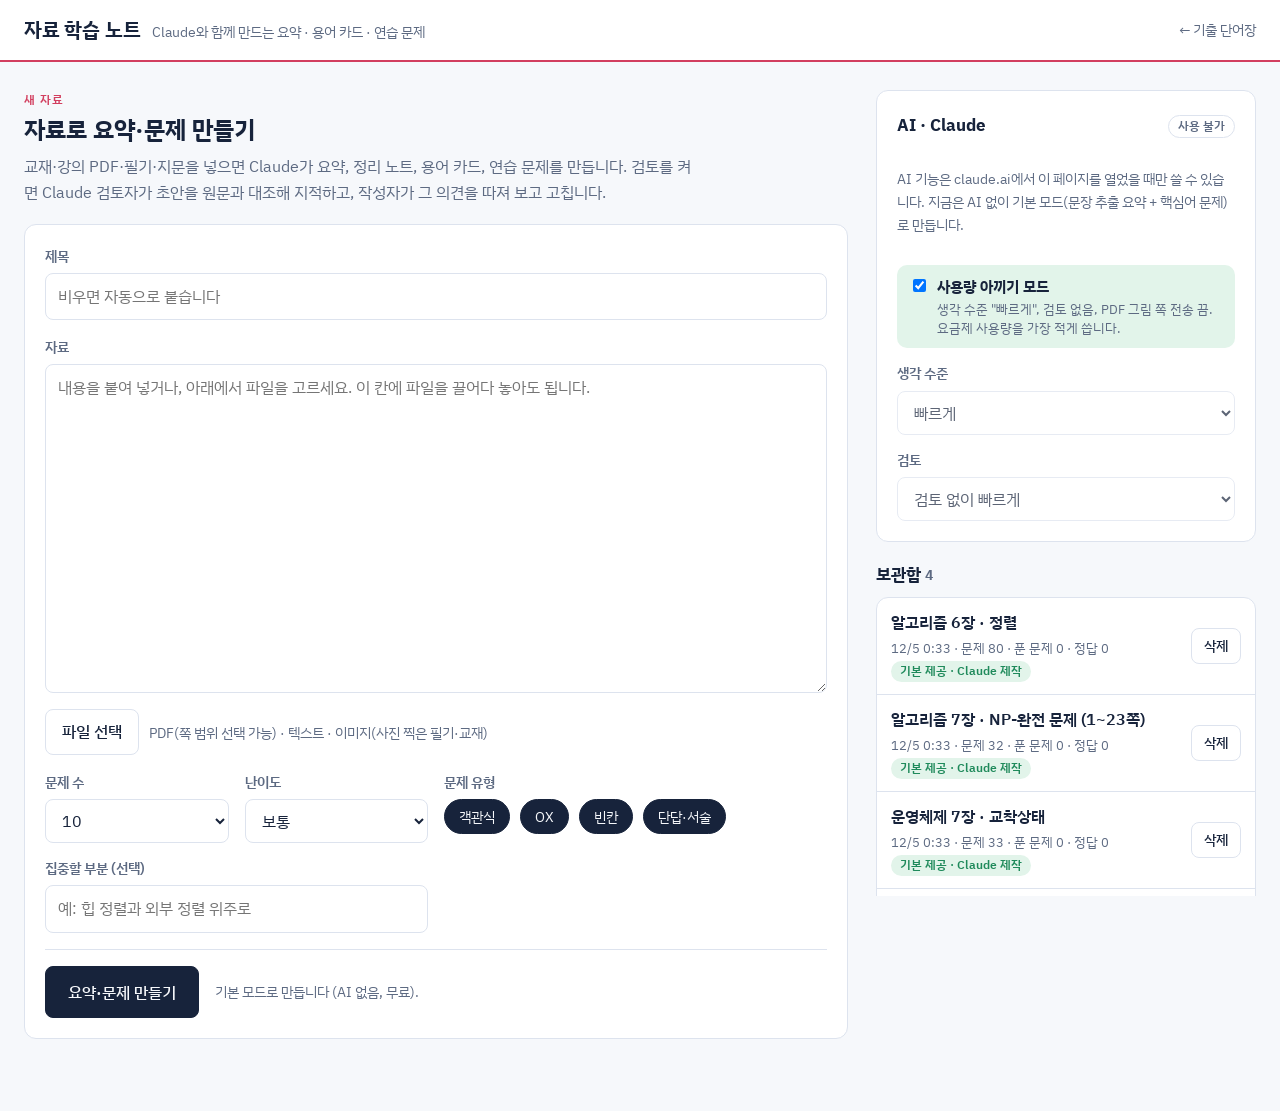
<file: study/index.html>
<!doctype html>
<html lang="ko">
<head>
<meta charset="utf-8">
<meta name="viewport" content="width=device-width, initial-scale=1, viewport-fit=cover">
<title>자료 학습 노트</title>
<meta name="description" content="자료를 넣으면 요약, 용어 카드, 연습 문제를 만들어 주는 공부 사이트">
<link rel="preconnect" href="https://fonts.googleapis.com">
<link rel="preconnect" href="https://fonts.gstatic.com" crossorigin>
<link rel="stylesheet" href="https://fonts.googleapis.com/css2?family=IBM+Plex+Mono:wght@500;600&family=IBM+Plex+Sans+KR:wght@400;500;600;700&family=IBM+Plex+Serif:wght@600&display=swap">
<link rel="stylesheet" href="style.css">
</head>
<body>
<header class="top">
  <div class="top-inner">
    <a class="brand" href="#"><h1>자료 학습 노트</h1><span>Claude와 함께 만드는 요약 · 용어 카드 · 연습 문제</span></a>
    <a class="back" href="../index.html">← 기출 단어장</a>
  </div>
</header>
<main id="app"></main>
<script src="local.js"></script>
<script src="sets.js"></script>
<script src="cards.js"></script>
<script src="ai.js"></script>
<script src="app.js"></script>
</body>
</html>
</file>
<file: study/style.css>
/* 자료 학습 노트: 단어장과 같은 색·글꼴 체계(OMR 답안지 모티프).
   레이아웃: 태블릿·노트북 기준 2단 (첫 화면 입력 | AI 팀·보관함, 자료 화면 왼쪽 메뉴 | 내용). 좁은 화면에서는 1단. */
:root {
  --bg: #f6f8fb;
  --surface: #ffffff;
  --ink: #17233b;
  --muted: #5d6a82;
  --line: #dde3ee;
  --omr: #d23f5f;
  --omr-soft: #fbe7ec;
  --mark: #17233b;
  --good: #1f8a5b;
  --good-soft: #e2f4ea;
  --bad: #c0392b;
  --bad-soft: #fbe5e2;
  --claude: #b4531c; --claude-soft: #fbeee4;
  --gpt: #0e7a6a; --gpt-soft: #e0f3ef;
  --f-body: "IBM Plex Sans KR", "Apple SD Gothic Neo", "Malgun Gothic", system-ui, sans-serif;
  --f-word: "IBM Plex Serif", Georgia, "Times New Roman", serif;
  --f-num: "IBM Plex Mono", ui-monospace, Menlo, monospace;
}
@media (prefers-color-scheme: dark) {
  :root:not([data-theme="light"]) {
    --bg: #0f1522; --surface: #172033; --ink: #e6ebf5; --muted: #98a3b9; --line: #2a3550;
    --omr: #ff7190; --omr-soft: #3a1f2b; --mark: #e6ebf5;
    --good: #4cc98f; --good-soft: #17352a; --bad: #ff8a7a; --bad-soft: #3d201d;
    --claude: #f2a46e; --claude-soft: #3a2619; --gpt: #5fd3be; --gpt-soft: #12322d;
    color-scheme: dark;
  }
}
:root[data-theme="dark"] {
  --bg: #0f1522; --surface: #172033; --ink: #e6ebf5; --muted: #98a3b9; --line: #2a3550;
  --omr: #ff7190; --omr-soft: #3a1f2b; --mark: #e6ebf5;
  --good: #4cc98f; --good-soft: #17352a; --bad: #ff8a7a; --bad-soft: #3d201d;
    --claude: #f2a46e; --claude-soft: #3a2619; --gpt: #5fd3be; --gpt-soft: #12322d;
  color-scheme: dark;
}

* { box-sizing: border-box; }
body { margin: 0; background: var(--bg); color: var(--ink); font: 16px/1.6 var(--f-body); }
button, input, select, textarea { font: inherit; color: inherit; }
button { cursor: pointer; }
:focus-visible { outline: 2px solid var(--omr); outline-offset: 2px; }
a { color: var(--omr); }
[hidden] { display: none !important; }

body::before { content: ""; position: fixed; inset: 0 0 auto; height: env(safe-area-inset-top, 0px); z-index: 10; background: var(--surface); }
header.top { position: sticky; top: env(safe-area-inset-top, 0px); z-index: 5; background: var(--surface); border-bottom: 2px solid var(--omr); }
.top-inner, main {
  max-width: 1280px; margin: 0 auto;
  padding-left: max(24px, env(safe-area-inset-left, 0px));
  padding-right: max(24px, env(safe-area-inset-right, 0px));
}
.top-inner { display: flex; align-items: center; justify-content: space-between; gap: 16px; padding-block: 14px; }
.brand { display: flex; align-items: baseline; gap: 12px; flex-wrap: wrap; text-decoration: none; color: var(--ink); min-width: 0; }
.brand h1 { margin: 0; font-size: 1.25rem; letter-spacing: -0.01em; }
.brand span { color: var(--muted); font-size: .88rem; }
.back { flex: none; font-size: .9rem; color: var(--muted); text-decoration: none; }
.back:hover { color: var(--omr); }
main { padding-block: 28px 72px; }

h2 { margin: 0; font-size: 1.5rem; text-wrap: balance; }
h3 { margin: 0; font-size: 1.08rem; }
.lead { margin: 6px 0 0; color: var(--muted); max-width: 68ch; }
.eyebrow { font-size: .78rem; letter-spacing: .08em; color: var(--omr); font-weight: 600; }
.panel { background: var(--surface); border: 1px solid var(--line); border-radius: 12px; padding: 20px; }
.row { display: flex; gap: 10px; flex-wrap: wrap; align-items: center; }
.num { font-family: var(--f-num); font-variant-numeric: tabular-nums; }
.empty { text-align: center; color: var(--muted); padding: 36px 12px; }
.small { font-size: .82rem; }

.btn { border: 1px solid var(--line); background: var(--surface); border-radius: 8px; padding: 9px 16px; font-weight: 500; }
.btn:hover { border-color: var(--ink); }
.btn:disabled { opacity: .55; cursor: default; }
.btn.sm { padding: 6px 12px; font-size: .88rem; }
.btn.big { padding: 12px 22px; font-size: 1.02rem; }
.btn.primary { background: var(--ink); color: var(--bg); border-color: var(--ink); }
.btn.good { background: var(--good); color: #fff; border-color: var(--good); }
.btn.bad { background: var(--bad); color: #fff; border-color: var(--bad); }
.chip { border: 1px solid var(--line); background: transparent; border-radius: 999px; padding: 5px 14px; font-size: .9rem; color: var(--muted); }
.chip.on { background: var(--ink); color: var(--bg); border-color: var(--ink); }
.tag { display: inline-block; font-size: .74rem; padding: 1px 9px; border-radius: 999px; background: var(--omr-soft); color: var(--omr); font-weight: 600; white-space: nowrap; }
.tag.plain { background: transparent; border: 1px solid var(--line); color: var(--muted); }
.tag.good { background: var(--good-soft); color: var(--good); }
.tag.duo { background: linear-gradient(90deg, var(--claude-soft), var(--gpt-soft)); color: var(--ink); }
select { border: 1px solid var(--line); background: var(--surface); border-radius: 8px; padding: 9px 12px; min-width: 0; }
.chk { display: inline-flex; gap: 8px; align-items: center; font-size: .92rem; }
.stu-text { width: 100%; padding: 10px 12px; border: 1px solid var(--line); border-radius: 8px; background: var(--surface); color: var(--ink); font: inherit; resize: vertical; min-width: 0; }
.stu-text:focus { outline: 2px solid var(--omr); outline-offset: 1px; }
.stu-mut { color: var(--muted); font-size: .9rem; }
.stu-err { background: var(--bad-soft); color: var(--bad); border-radius: 8px; padding: 10px 14px; margin: 0; font-size: .92rem; }
.stu-note { background: var(--omr-soft); border-radius: 8px; padding: 10px 14px; font-size: .92rem; margin: 0 0 16px; }
.stu-x { border: 0; background: none; color: var(--muted); padding: 0 2px; font-size: 1rem; line-height: 1; }

/* AI 이름표 */
.who { font-weight: 700; font-size: .9rem; }
.who::before { content: ""; display: inline-block; width: 9px; height: 9px; border-radius: 50%; margin-right: 6px; vertical-align: 1px; }
.who-claude { color: var(--claude); } .who-claude::before { background: var(--claude); }
.who-gpt { color: var(--gpt); } .who-gpt::before { background: var(--gpt); }
.who-writer { color: var(--claude); } .who-writer::before { background: var(--claude); }
.who-reviewer { color: var(--gpt); } .who-reviewer::before { background: var(--gpt); }
.arrow { color: var(--muted); }

/* ---------- 첫 화면: 입력 | AI 팀·보관함 ---------- */
.home { display: grid; grid-template-columns: minmax(0, 1fr) minmax(320px, 380px); gap: 28px; align-items: start; }
.col-main, .col-side { display: flex; flex-direction: column; gap: 18px; min-width: 0; }
.col-side { position: sticky; top: calc(env(safe-area-inset-top, 0px) + var(--hdr, 64px) + 16px); max-height: calc(100vh - var(--hdr, 64px) - 32px); overflow: auto; }
.stu-in { display: flex; flex-direction: column; gap: 16px; transition: border-color .15s; }
.stu-in.drop { border-color: var(--omr); border-style: dashed; }
.fld { display: flex; flex-direction: column; gap: 6px; min-width: 0; }
.fld > span { font-size: .86rem; font-weight: 600; color: var(--muted); }
.opts-grid { display: grid; grid-template-columns: repeat(4, minmax(0, 1fr)); gap: 14px 16px; }
.opts-grid .wide { grid-column: span 2; }
.go-row { display: flex; gap: 16px; align-items: center; flex-wrap: wrap; border-top: 1px solid var(--line); padding-top: 16px; }
#sstatus { flex: 1; min-width: 200px; }
.team { display: flex; flex-direction: column; gap: 14px; }
.ai-row { display: grid; grid-template-columns: minmax(0, 1fr); gap: 6px; padding: 12px; border-radius: 10px; }
.ai-claude { background: var(--claude-soft); }
.ai-gpt { background: var(--gpt-soft); }
.lib { display: flex; flex-direction: column; gap: 10px; }
.wlist { display: flex; flex-direction: column; background: var(--surface); border: 1px solid var(--line); border-radius: 12px; overflow: hidden; }
.witem { display: grid; grid-template-columns: minmax(0, 1fr) auto; gap: 12px; align-items: center; padding: 12px 14px; border-bottom: 1px solid var(--line); }
.witem:last-child { border-bottom: 0; }
.witem .w { font-size: 1rem; font-weight: 600; }
.witem .meta { color: var(--muted); font-size: .8rem; margin-top: 2px; }
.stu-item { cursor: pointer; }
.stu-item:hover { background: var(--bg); }
.stu-item:hover .stu-it { color: var(--omr); }
.stu-it { overflow-wrap: anywhere; }

/* 진행 상황 */
.steps-live { list-style: none; margin: 0; padding: 0; display: flex; flex-direction: column; gap: 0; }
.sl { display: grid; grid-template-columns: 22px minmax(0, 1fr); gap: 12px; padding: 8px 0; position: relative; }
.sl:not(:last-child)::after { content: ""; position: absolute; left: 10px; top: 30px; bottom: -8px; width: 2px; background: var(--line); }
.sl .dot { width: 22px; height: 22px; border-radius: 50%; border: 2px solid var(--line); background: var(--surface); }
.sl-claude.sl-run .dot, .sl-claude.sl-done .dot { border-color: var(--claude); }
.sl-gpt.sl-run .dot, .sl-gpt.sl-done .dot { border-color: var(--gpt); }
.sl-claude.sl-done .dot { background: var(--claude); }
.sl-gpt.sl-done .dot { background: var(--gpt); }
.sl-writer.sl-run .dot, .sl-writer.sl-done .dot { border-color: var(--claude); }
.sl-reviewer.sl-run .dot, .sl-reviewer.sl-done .dot { border-color: var(--gpt); }
.sl-writer.sl-done .dot { background: var(--claude); }
.sl-reviewer.sl-done .dot { background: var(--gpt); }
.sl small { display: block; color: var(--muted); font-size: .82rem; }
.sl-wait { opacity: .55; }
@media (prefers-reduced-motion: no-preference) { .sl-run .dot { animation: pulse 1.2s ease-in-out infinite; } }
@keyframes pulse { 50% { transform: scale(.82); } }

/* ---------- 자료 화면: 왼쪽 메뉴 | 내용 ---------- */
.item { display: grid; grid-template-columns: 260px minmax(0, 1fr); gap: 32px; align-items: start; }
.side-nav { position: sticky; top: calc(env(safe-area-inset-top, 0px) + var(--hdr, 64px) + 16px); display: flex; flex-direction: column; gap: 18px; }
.side-nav .btn.sm { align-self: flex-start; }
.side-title { display: flex; flex-direction: column; gap: 6px; align-items: flex-start; }
.side-title small { color: var(--omr); font-weight: 600; font-size: .8rem; }
.side-title small.src { color: var(--muted); font-weight: 400; }
.side-title h2 { font-size: 1.3rem; overflow-wrap: anywhere; }
.vtabs { display: flex; flex-direction: column; gap: 2px; }
.vtab { display: flex; justify-content: space-between; align-items: center; text-align: left; border: 0; background: none; padding: 10px 12px; border-radius: 8px; color: var(--muted); font-weight: 500; border-left: 3px solid transparent; }
.vtab:hover { background: var(--surface); color: var(--ink); }
.vtab.on { background: var(--surface); color: var(--ink); border-left-color: var(--omr); font-weight: 600; }
.vtab .num { font-size: .82rem; color: var(--muted); }
.side-score { display: flex; flex-direction: column; gap: 2px; padding: 14px; border: 1px solid var(--line); border-radius: 10px; background: var(--surface); }
.side-score small { color: var(--muted); font-size: .8rem; }
.side-score b { font-size: 1.5rem; }
.bar { height: 6px; border-radius: 3px; background: var(--line); overflow: hidden; margin-top: 6px; }
.bar i { display: block; height: 100%; background: var(--good); }
.item-main { min-width: 0; display: flex; flex-direction: column; gap: 18px; }
#sbody { display: flex; flex-direction: column; gap: 18px; }

/* 요약 */
.sum-grid { display: grid; grid-template-columns: minmax(0, 1fr); gap: 16px; }
.sum-grid .stu-ul { columns: 2 340px; column-gap: 36px; }
.sum-grid .stu-ul li { break-inside: avoid; }
.stu-one { border-left: 4px solid var(--omr); }
.stu-one small { color: var(--muted); }
.stu-one p { margin: 4px 0 0; font-size: 1.15rem; font-weight: 600; line-height: 1.6; }
.stu-ul { margin: 10px 0 0; padding-left: 20px; }
.stu-ul li { margin: 6px 0; }
.notes { columns: 2 320px; column-gap: 32px; }
.notes h3 { column-span: all; margin-bottom: 4px; }
.stu-h4 { margin: 14px 0 4px; font-size: 1rem; break-after: avoid; }
.stu-p { margin: 0; line-height: 1.8; }

/* 용어 카드 */
.stu-cards { display: grid; grid-template-columns: repeat(auto-fill, minmax(240px, 1fr)); gap: 12px; }
.stu-card { text-align: left; background: var(--surface); border: 1px solid var(--line); border-radius: 12px; padding: 16px; display: flex; flex-direction: column; gap: 8px; min-height: 96px; }
.stu-card:hover { border-color: var(--ink); }
.stu-card b { font-family: var(--f-word); font-size: 1.1rem; overflow-wrap: anywhere; }
.stu-def { color: var(--ink); font-size: .94rem; }
.stu-hint { color: var(--muted); font-size: .8rem; }

/* 문제 (OMR 마킹 버블) */
.scorebar { position: sticky; top: calc(env(safe-area-inset-top, 0px) + var(--hdr, 64px) + 8px); z-index: 3; background: var(--surface); border: 1px solid var(--line); border-radius: 10px; padding: 10px 14px; }
.qgrid { display: grid; gap: 16px; grid-template-columns: repeat(auto-fill, minmax(min(100%, 380px), 1fr)); align-items: start; }
.qcard { background: var(--surface); border: 1px solid var(--line); border-radius: 12px; padding: 18px; display: flex; flex-direction: column; gap: 12px; min-width: 0; }
.qhead { display: flex; gap: 8px; align-items: center; }
.stem { font-size: 1.04rem; line-height: 1.75; overflow-wrap: anywhere; }
.blank { display: inline-block; min-width: 4.5em; border-bottom: 2px solid var(--omr); margin: 0 3px; vertical-align: -2px; height: 1em; }
.opts { display: flex; flex-direction: column; gap: 8px; }
.opts.stu-ox { display: grid; grid-template-columns: 1fr 1fr; }
.opt { display: grid; grid-template-columns: 30px minmax(0, 1fr); gap: 12px; align-items: center; text-align: left; border: 1px solid var(--line); background: var(--surface); border-radius: 10px; padding: 11px 14px; }
.opt:hover:not(:disabled) { border-color: var(--ink); }
.opt:disabled { cursor: default; }
.bubble { width: 26px; height: 26px; border-radius: 50%; border: 1.5px solid var(--omr); color: var(--omr); display: grid; place-items: center; font-family: var(--f-num); font-size: .8rem; font-weight: 600; }
.otext { min-width: 0; overflow-wrap: anywhere; }
.opt.correct { border-color: var(--good); background: var(--good-soft); }
.opt.correct .bubble { background: var(--good); border-color: var(--good); color: #fff; }
.opt.wrong { border-color: var(--bad); background: var(--bad-soft); }
.opt.wrong .bubble { background: var(--bad); border-color: var(--bad); color: #fff; }
.explain { border-left: 3px solid var(--omr); padding: 4px 0 4px 12px; display: flex; flex-direction: column; gap: 4px; }
.explain p { margin: 0; }
.explain .ok { color: var(--good); font-weight: 600; }
.explain .ng { color: var(--bad); font-weight: 600; }
.stu-ev { color: var(--muted); font-size: .92rem; }
.self { margin-top: 6px; }
.grade { display: flex; flex-direction: column; gap: 8px; margin-top: 6px; padding: 12px; border-radius: 10px; background: var(--bg); }
.grade-head { display: flex; gap: 8px; align-items: center; flex-wrap: wrap; }
.gline { padding-left: 10px; border-left: 3px solid var(--line); }
.gl-claude { border-left-color: var(--claude); }
.gl-gpt { border-left-color: var(--gpt); }
.gline p { margin: 2px 0 0; font-size: .94rem; }
.v-correct { color: var(--good); } .v-partial { color: var(--omr); } .v-wrong { color: var(--bad); }

/* 상의 기록: Claude는 왼쪽, GPT는 오른쪽 말풍선 */
.talk-head p { margin: 4px 0 0; }
.talk { display: flex; flex-direction: column; gap: 16px; }
.msg { max-width: min(760px, 88%); padding: 16px 18px; border-radius: 14px; display: flex; flex-direction: column; gap: 8px; border: 1px solid var(--line); }
.msg p { margin: 0; }
.msg-claude { align-self: flex-start; background: var(--claude-soft); border-top-left-radius: 4px; }
.msg-gpt { align-self: flex-end; background: var(--gpt-soft); border-top-right-radius: 4px; }
.msg-writer { align-self: flex-start; background: var(--claude-soft); border-top-left-radius: 4px; }
.msg-reviewer { align-self: flex-end; background: var(--gpt-soft); border-top-right-radius: 4px; }
.msg-head { display: flex; gap: 8px; align-items: baseline; flex-wrap: wrap; }
.msg .q { font-style: italic; }
.msg ul { margin: 4px 0 0; padding-left: 20px; }
.msg li { margin: 3px 0; }
.lst b, .qrev b { font-size: .88rem; }
.stu-src { line-height: 1.85; overflow-wrap: anywhere; max-width: 80ch; }

/* 태블릿 세로: 2단을 유지하되 옆 칸을 좁힌다 */
@media (max-width: 1100px) {
  .home { grid-template-columns: minmax(0, 1fr) 300px; gap: 20px; }
  .item { grid-template-columns: 210px minmax(0, 1fr); gap: 24px; }
  .opts-grid { grid-template-columns: repeat(2, minmax(0, 1fr)); }
}
/* 폰 등 더 좁은 화면: 1단 */
@media (max-width: 760px) {
  .home { grid-template-columns: minmax(0, 1fr); }
  .col-side { position: static; max-height: none; overflow: visible; }
  .item { grid-template-columns: minmax(0, 1fr); gap: 20px; }
  .side-nav { position: static; }
  .vtabs { flex-direction: row; flex-wrap: wrap; gap: 6px; }
  .vtab { border-left: 0; border-bottom: 3px solid transparent; border-radius: 8px 8px 0 0; gap: 8px; }
  .vtab.on { border-bottom-color: var(--omr); }
}
@media (max-width: 640px) {
  .top-inner, main { padding-left: max(16px, env(safe-area-inset-left, 0px)); padding-right: max(16px, env(safe-area-inset-right, 0px)); }
  .opts-grid { grid-template-columns: repeat(2, minmax(0, 1fr)); }
  .sum-grid { grid-template-columns: minmax(0, 1fr); }
  .msg { max-width: 100%; }
}

/* 파일 목록 (PDF 쪽 범위) */
.files { display: flex; flex-direction: column; gap: 8px; }
.files:empty { display: none; }
.file { display: flex; gap: 8px; align-items: center; flex-wrap: wrap; padding: 8px 12px; border: 1px solid var(--line); border-radius: 8px; background: var(--bg); }
.file b { font-weight: 600; overflow-wrap: anywhere; min-width: 0; }
.pg { width: 4.5em; padding: 5px 8px; border: 1px solid var(--line); border-radius: 6px; background: var(--surface); color: var(--ink); font-family: var(--f-num); }
.file .stu-x { margin-left: auto; }

/* 질문하기 */
.ask-head p { margin: 4px 0 0; }
.chat { display: flex; flex-direction: column; gap: 12px; max-height: 60vh; overflow: auto; padding: 4px 2px; }
.bub { max-width: min(760px, 86%); padding: 12px 16px; border-radius: 14px; white-space: pre-wrap; overflow-wrap: anywhere; line-height: 1.7; }
.bub-user { align-self: flex-end; background: var(--ink); color: var(--bg); border-bottom-right-radius: 4px; }
.bub-assistant { align-self: flex-start; background: var(--surface); border: 1px solid var(--line); border-bottom-left-radius: 4px; }
.bub.thinking { color: var(--muted); font-style: italic; }
.sugg .chip:disabled { opacity: .5; cursor: default; }
.ask-box { display: flex; flex-direction: column; gap: 8px; }

/* 의사 코드 */
.codes { display: grid; grid-template-columns: repeat(auto-fill, minmax(min(100%, 600px), 1fr)); gap: 14px; margin-top: 10px; }
.codebox { border: 1px solid var(--line); border-radius: 10px; overflow: hidden; min-width: 0; }
.code-head { display: flex; justify-content: space-between; gap: 8px; padding: 8px 12px; background: var(--bg); border-bottom: 1px solid var(--line); font-size: .9rem; }
pre.code { margin: 0; padding: 12px 14px; font-family: var(--f-num); font-size: .86rem; line-height: 1.65; white-space: pre; overflow-x: auto; background: var(--surface); color: var(--ink); tab-size: 2; }
.stem pre.code, .explain pre.code { border: 1px solid var(--line); border-radius: 8px; margin: 8px 0; background: var(--bg); }
.code-blank { display: inline-block; min-width: 4em; height: 1.1em; border-bottom: 2px solid var(--omr); background: var(--omr-soft); vertical-align: -3px; margin: 0 2px; }
.otext.mono { font-family: var(--f-num); font-size: .92rem; }
.chk.fig { flex-basis: 100%; font-size: .86rem; }
.linkbtn { border: 0; background: none; padding: 0; color: var(--muted); font-size: .84rem; text-decoration: underline; text-underline-offset: 3px; }
.linkbtn:hover { color: var(--omr); }
.redo { justify-content: flex-end; }
.stu-note.undo { display: flex; align-items: center; gap: 10px; flex-wrap: wrap; margin: 0; }

/* ---------- 그림 카드 ---------- */
:root { --g0: #fde2e4; --g1: #dff3e4; --g2: #dde7fb; --g3: #efe2fa; --g4: #fff1cc; --hl: #ffd75e; --hl-ink: #17233b; }
@media (prefers-color-scheme: dark) { :root:not([data-theme="light"]) { --g0: #4a2730; --g1: #1f3d2c; --g2: #23324f; --g3: #3a2a4a; --g4: #4a3f1c; --hl: #c99a12; --hl-ink: #0f1522; } }
:root[data-theme="dark"] { --g0: #4a2730; --g1: #1f3d2c; --g2: #23324f; --g3: #3a2a4a; --g4: #4a3f1c; --hl: #c99a12; --hl-ink: #0f1522; }
.pcards { display: grid; grid-template-columns: repeat(auto-fill, minmax(min(100%, 440px), 1fr)); gap: 18px; margin-top: 4px; }
.pcard { background: var(--surface); border: 1px solid var(--line); border-radius: 16px; padding: 18px; display: flex; flex-direction: column; gap: 12px; min-width: 0; box-shadow: 0 1px 0 var(--line); border-top: 5px solid var(--omr); }
.pcard.flipped { border-top-color: var(--good); background: linear-gradient(var(--surface), var(--surface)) padding-box; }
@media (prefers-reduced-motion: no-preference) { .pcard.turn .pc-body { animation: pcturn .35s ease; } }
@keyframes pcturn { 0% { transform: rotateY(90deg); opacity: .2; } 100% { transform: none; opacity: 1; } }
.pc-head { display: flex; justify-content: space-between; gap: 10px; align-items: flex-start; }
.pc-head h4 { margin: 0; font-size: 1.12rem; }
.pc-head p { margin: 2px 0 0; color: var(--muted); font-size: .9rem; }
.pc-num { flex: none; width: 30px; height: 30px; border-radius: 50%; border: 1.5px solid var(--omr); color: var(--omr); display: grid; place-items: center; font-size: .8rem; font-weight: 600; }
.pc-body { display: flex; flex-direction: column; gap: 10px; flex: 1; min-height: 220px; }
.pc-pic { background: var(--bg); border-radius: 12px; padding: 14px 10px; display: flex; flex-direction: column; align-items: center; gap: 10px; min-height: 170px; justify-content: center; overflow-x: auto; }
.pc-big { font-size: 3.2rem; font-weight: 700; color: var(--omr); opacity: .8; }
.pc-note { margin: 0; font-size: .95rem; min-height: 2.6em; }
.pc-step { display: flex; gap: 8px; align-items: center; flex-wrap: wrap; }
.pc-step .num { min-width: 56px; text-align: center; color: var(--muted); font-size: .88rem; }
.pc-foot { display: flex; justify-content: space-between; align-items: center; gap: 8px; border-top: 1px dashed var(--line); padding-top: 10px; }
.pc-sec { display: flex; flex-direction: column; gap: 4px; }
.pc-sec small { color: var(--omr); font-weight: 700; font-size: .78rem; letter-spacing: .04em; }
.pc-sec p { margin: 0; line-height: 1.75; }
.pc-sec ul { margin: 0; padding-left: 20px; }
.pc-sec li { margin: 3px 0; }
.pc-sec.analogy { background: var(--good-soft); border-radius: 10px; padding: 10px 12px; }
.pc-sec.analogy small { color: var(--good); }
/* 배열 칸 */
.cv-arr { display: flex; gap: 4px; flex-wrap: nowrap; align-items: flex-end; }
.cv-cell { display: flex; flex-direction: column; align-items: center; gap: 2px; }
.cv-cell b { display: grid; place-items: center; min-width: 38px; height: 38px; padding: 0 4px; border: 1.5px solid var(--line); border-radius: 8px; background: var(--surface); font-family: var(--f-num); font-size: .95rem; transition: background .25s, transform .25s; }
.cv-cell small { font-family: var(--f-num); font-size: .7rem; color: var(--muted); }
.cv-cell.done b { background: var(--good-soft); border-color: var(--good); color: var(--good); }
.cv-cell.hl b { background: var(--hl); border-color: var(--hl); color: var(--hl-ink); transform: translateY(-4px); }
.cv-cell.dim b { color: var(--muted); }
.cv-cell.g0 b { background: var(--g0); } .cv-cell.g1 b { background: var(--g1); } .cv-cell.g2 b { background: var(--g2); } .cv-cell.g3 b { background: var(--g3); } .cv-cell.g4 b { background: var(--g4); }
.cv-arr.small .cv-cell b { min-width: 30px; height: 30px; font-size: .82rem; }
.cv-bar { width: 3px; align-self: stretch; background: var(--ink); border-radius: 2px; margin: 0 2px; }
/* 트리·벤 다이어그램 (SVG) */
.cv-tree, .cv-venn { width: 100%; max-width: 520px; height: auto; }
.cv-edge { stroke: var(--muted); stroke-width: 1.5; }
.cv-edge.out { stroke-dasharray: 3 3; opacity: .5; }
.cv-node circle, .cv-node ellipse, .cv-node rect { fill: var(--surface); stroke: var(--ink); stroke-width: 1.5; }
.cv-node text { fill: var(--ink); font-family: var(--f-num); font-size: 13px; }
.cv-node.leaf rect { fill: var(--g2); stroke: var(--line); }
.cv-node.hl circle { fill: var(--hl); stroke: var(--hl); }
.cv-node.hl text { fill: var(--hl-ink); font-weight: 700; }
.cv-node.out circle { fill: var(--good-soft); stroke: var(--good); opacity: .7; }
.cv-node.out text { fill: var(--good); }
.cv-blabel { fill: var(--muted); font-size: 10px; }
.cv-venn ellipse, .cv-venn circle { stroke: var(--ink); stroke-width: 1.5; }
.cv-venn .v-np { fill: var(--surface); }
.cv-venn .v-p { fill: var(--g2); }
.cv-venn .v-npc { fill: var(--hl); }
.cv-venn .v-nph { fill: var(--hl); fill-opacity: .45; }
.cv-venn text { fill: var(--ink); font-size: 15px; font-family: var(--f-body); }
.cv-venn text.strong { font-weight: 700; }
.cv-venn text.small { font-size: 11px; fill: var(--muted); }
/* 목록·줄·흐름 */
.cv-list { display: flex; gap: 6px; flex-wrap: wrap; justify-content: center; }
.cv-item { font-family: var(--f-num); padding: 6px 10px; border: 1.5px solid var(--line); border-radius: 8px; background: var(--surface); }
.cv-item u { text-decoration: none; background: var(--hl); color: var(--hl-ink); border-radius: 3px; padding: 0 2px; font-weight: 700; }
.cv-item.mark { border-color: var(--omr); color: var(--omr); font-weight: 700; }
.cv-rows { display: flex; flex-direction: column; gap: 8px; width: 100%; }
.cv-row { display: grid; grid-template-columns: 96px minmax(0, 1fr); gap: 8px; align-items: center; }
.cv-rlabel { font-size: .82rem; font-weight: 700; color: var(--muted); text-align: right; }
.cv-rchips { display: flex; gap: 5px; flex-wrap: wrap; }
.cv-chip { font-family: var(--f-num); font-size: .86rem; padding: 4px 9px; border-radius: 7px; background: var(--surface); border: 1.5px solid var(--line); }
.cv-chip.hl { background: var(--hl); border-color: var(--hl); color: var(--hl-ink); font-weight: 700; }
.cv-empty { color: var(--muted); font-size: .82rem; font-style: italic; }
.cv-flow { display: flex; flex-direction: column; align-items: center; gap: 4px; width: 100%; }
.cv-box { padding: 8px 14px; border: 1.5px solid var(--line); border-radius: 10px; background: var(--surface); text-align: center; max-width: 100%; font-size: .92rem; }
.cv-box.first { border-color: var(--omr); }
.cv-arrow { color: var(--omr); font-weight: 700; line-height: 1; }
/* 칸이 많을 때: 왼쪽이 잘리지 않게(가운데 정렬 + 넘치면 왼쪽부터 스크롤), 칸을 촘촘하게 */
.pc-pic { align-items: stretch; }
.pc-pic > .cv-arr, .pc-pic > .cv-list, .pc-pic > .cv-flow { width: max-content; max-width: none; margin-inline: auto; }
.pc-pic > .cv-tree, .pc-pic > .cv-venn { margin-inline: auto; }
.cv-arr.dense { gap: 3px; }
.cv-arr.dense .cv-cell b { min-width: 25px; height: 30px; padding: 0 2px; font-size: .8rem; border-radius: 6px; }
.cv-arr.dense .cv-cell small { font-size: .62rem; }
/* 내 그림 · 사용량 아끼기 */
.pc-mine { margin: 0; display: flex; flex-direction: column; gap: 4px; }
.pc-mine img { width: 100%; max-height: 320px; object-fit: contain; border-radius: 12px; background: var(--bg); border: 1px solid var(--line); }
.pc-mine figcaption { font-size: .78rem; color: var(--muted); text-align: right; }
.pc-tools { display: flex; gap: 12px; align-items: center; flex-wrap: wrap; justify-content: flex-end; }
label.linkbtn { cursor: pointer; }
.pc-msg { margin: 0; }
.pc-msg textarea { margin-top: 6px; font-size: .85rem; }
.pcard.drop { border-color: var(--omr); }
.chk.saver { align-items: flex-start; padding: 10px 12px; border-radius: 10px; background: var(--good-soft); }
.chk.saver span { display: flex; flex-direction: column; gap: 2px; }
.chk.saver small { color: var(--muted); font-size: .8rem; line-height: 1.5; }
.chk.saver input { margin-top: 4px; }
.nocards { border: 1px dashed var(--line); border-radius: 14px; background: var(--surface); display: flex; flex-direction: column; gap: 10px; align-items: center; } .nocards p { margin: 0; }

/* 자원할당 그래프 · 메모리 막대 · 표 카드 */
.cv-graph { width: 100%; max-width: 460px; height: auto; display: block; margin-inline: auto; }
.cv-gnode circle { fill: var(--g2); stroke: var(--ink); stroke-width: 1.5; }
.cv-gnode rect { fill: var(--surface); stroke: var(--ink); stroke-width: 1.5; }
.cv-gnode text { fill: var(--ink); font-family: var(--f-num); font-size: 14px; font-weight: 600; }
.cv-gnode.hl circle, .cv-gnode.hl rect { fill: var(--hl); stroke: var(--hl); }
.cv-gnode.hl text { fill: var(--hl-ink); }
.cv-gnode.dim { opacity: .35; }
.cv-gedge { stroke-width: 2; fill: none; }
.cv-gedge.hold { stroke: var(--ink); }
.cv-gedge.wait { stroke: var(--muted); stroke-dasharray: 6 4; }
.cv-gedge.hl { stroke: var(--bad, #c0392b); stroke-width: 3; }
.cv-gedge.cut { opacity: .35; }
.cv-gcut { fill: var(--bad, #c0392b); font-size: 18px; font-weight: 700; }
.cv-ah.hold { fill: var(--ink); } .cv-ah.wait { fill: var(--muted); } .cv-ah.hl { fill: var(--bad, #c0392b); }
.cv-legend { display: flex; gap: 14px; justify-content: center; flex-wrap: wrap; font-size: .76rem; color: var(--muted); margin-top: 4px; }
.cv-legend .lg { display: inline-block; width: 22px; height: 0; border-top: 2px solid var(--ink); vertical-align: middle; margin-right: 5px; }
.cv-legend .lg.wait { border-top: 2px dashed var(--muted); }
.cv-mem { display: flex; gap: 10px; justify-content: center; align-items: flex-start; flex-wrap: wrap; width: 100%; }
.cv-mcol { display: flex; flex-direction: column; align-items: center; gap: 5px; width: 116px; }
.cv-mtitle { font-size: .8rem; font-weight: 700; color: var(--muted); text-align: center; }
.cv-mfoot { font-size: .76rem; color: var(--muted); text-align: center; }
.cv-mstack { display: flex; flex-direction: column; width: 100%; border: 1.5px solid var(--ink); border-radius: 6px; overflow: hidden; }
.cv-mstack.disk { border-radius: 18px / 10px; border-style: dashed; }
.cv-mblk { position: relative; display: flex; flex-direction: column; align-items: center; justify-content: center; border-bottom: 1px solid var(--line); background: var(--surface); padding: 1px 4px; min-height: 0; overflow: hidden; transition: background .25s; }
.cv-mblk:last-child { border-bottom: 0; }
.cv-mblk b { font-size: .8rem; font-weight: 600; line-height: 1.15; text-align: center; }
.cv-mblk small { font-family: var(--f-num); font-size: .68rem; color: var(--muted); }
.cv-mblk.kernel { background: var(--g3); }
.cv-mblk.proc { background: var(--g2); }
.cv-mblk.common { background: var(--g0); }
.cv-mblk.free { background: var(--surface); }
.cv-mblk.free b { color: var(--muted); font-weight: 500; }
.cv-mblk.frag { background: repeating-linear-gradient(45deg, var(--surface), var(--surface) 5px, var(--bad-soft, #f6d5d1) 5px, var(--bad-soft, #f6d5d1) 10px); }
.cv-mblk.hl { background: var(--hl); } .cv-mblk.hl b, .cv-mblk.hl small { color: var(--hl-ink); }
.cv-mblk.disk { background: var(--g1); }
.cv-mat { position: absolute; left: 3px; top: 1px; font-family: var(--f-num); font-size: .62rem; color: var(--muted); }
.cv-tcap { text-align: center; font-family: var(--f-num); font-weight: 600; margin-bottom: 6px; }
.cv-table { border-collapse: collapse; margin-inline: auto; font-size: .86rem; }
.cv-table th, .cv-table td { border: 1px solid var(--line); padding: 5px 12px; text-align: center; font-family: var(--f-num); }
.cv-table th { background: var(--g2); font-family: var(--f-body); font-size: .8rem; }
.cv-table tr.hl td { background: var(--hl); color: var(--hl-ink); font-weight: 700; }
.cv-table tr.done td { background: var(--good-soft); color: var(--good); text-decoration: line-through; }
.cv-table tr.bad td { color: var(--bad, #c0392b); }
.pc-pic > .cv-mem, .pc-pic > .cv-table { margin-inline: auto; }
.pc-pic > .cv-flow { width: auto; max-width: 100%; }
.cv-legend .lg.cyc { border-top: 3px solid var(--bad); }
</file>
